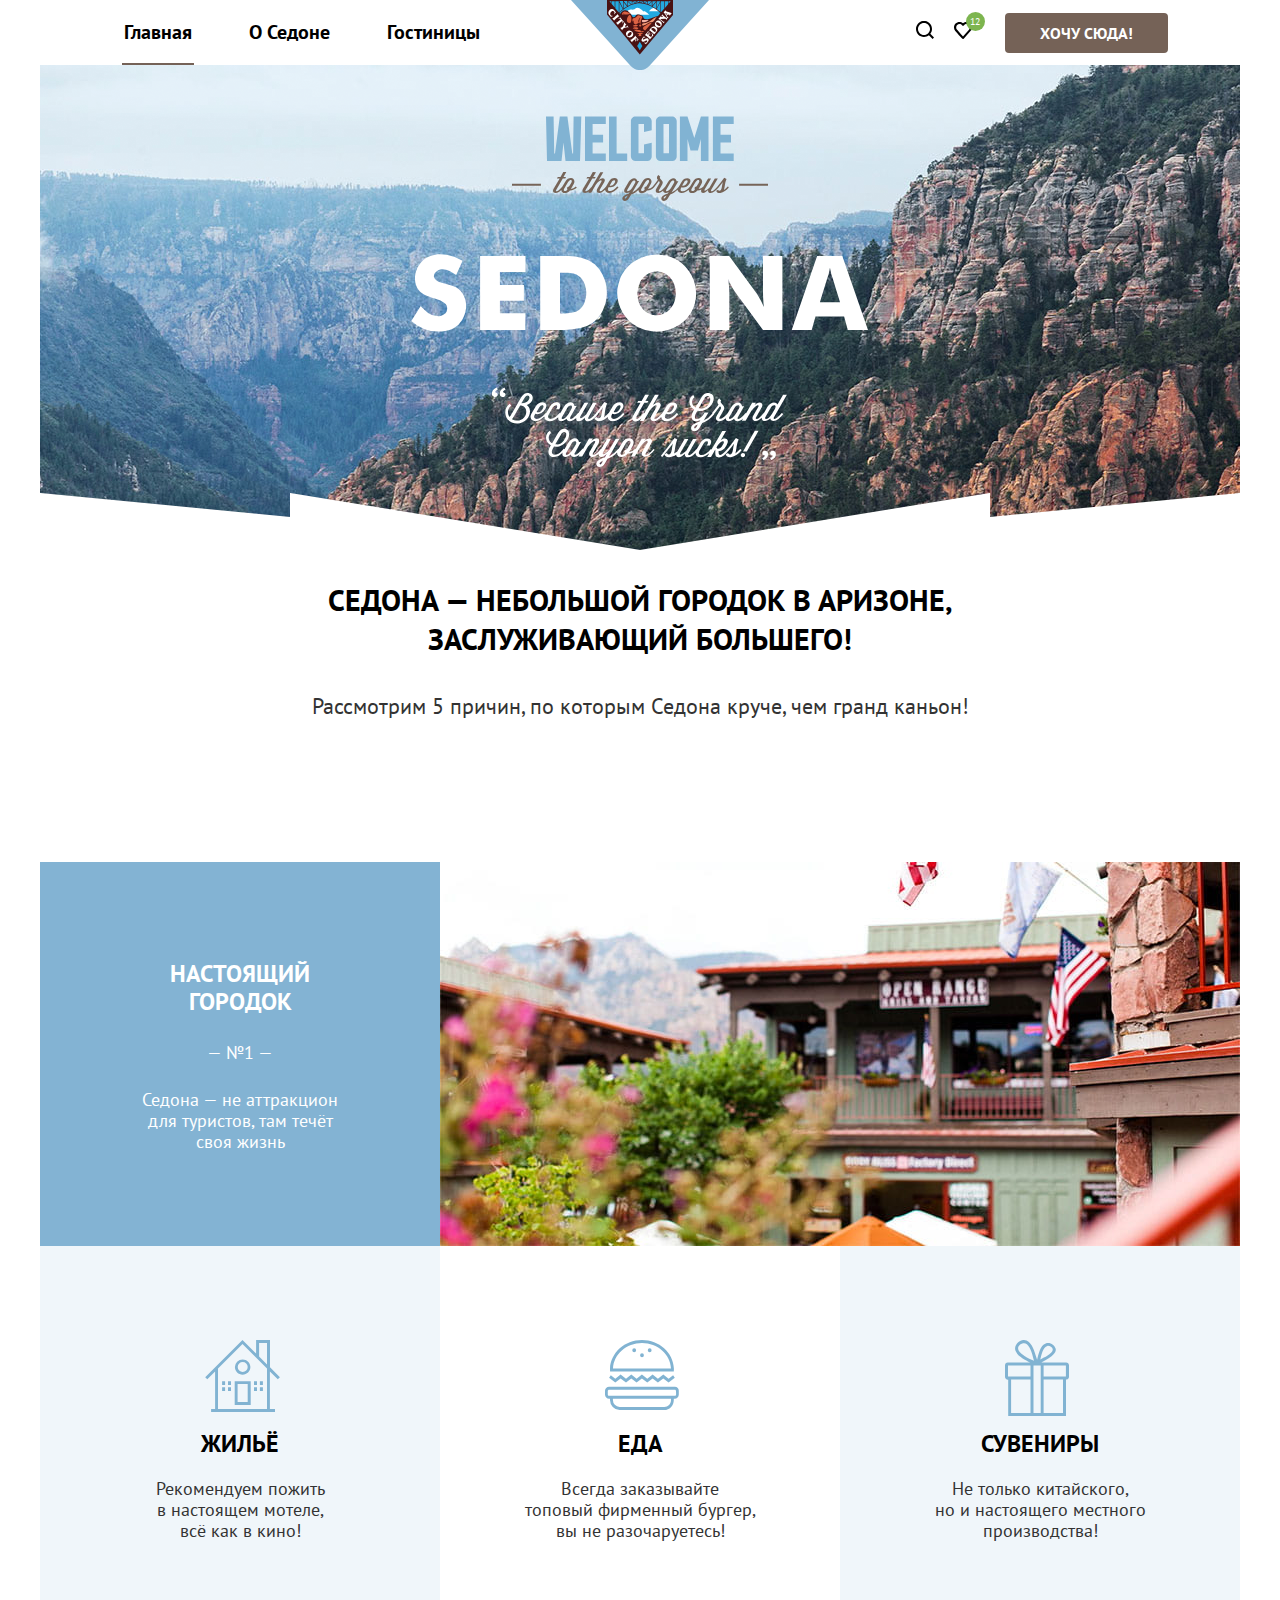
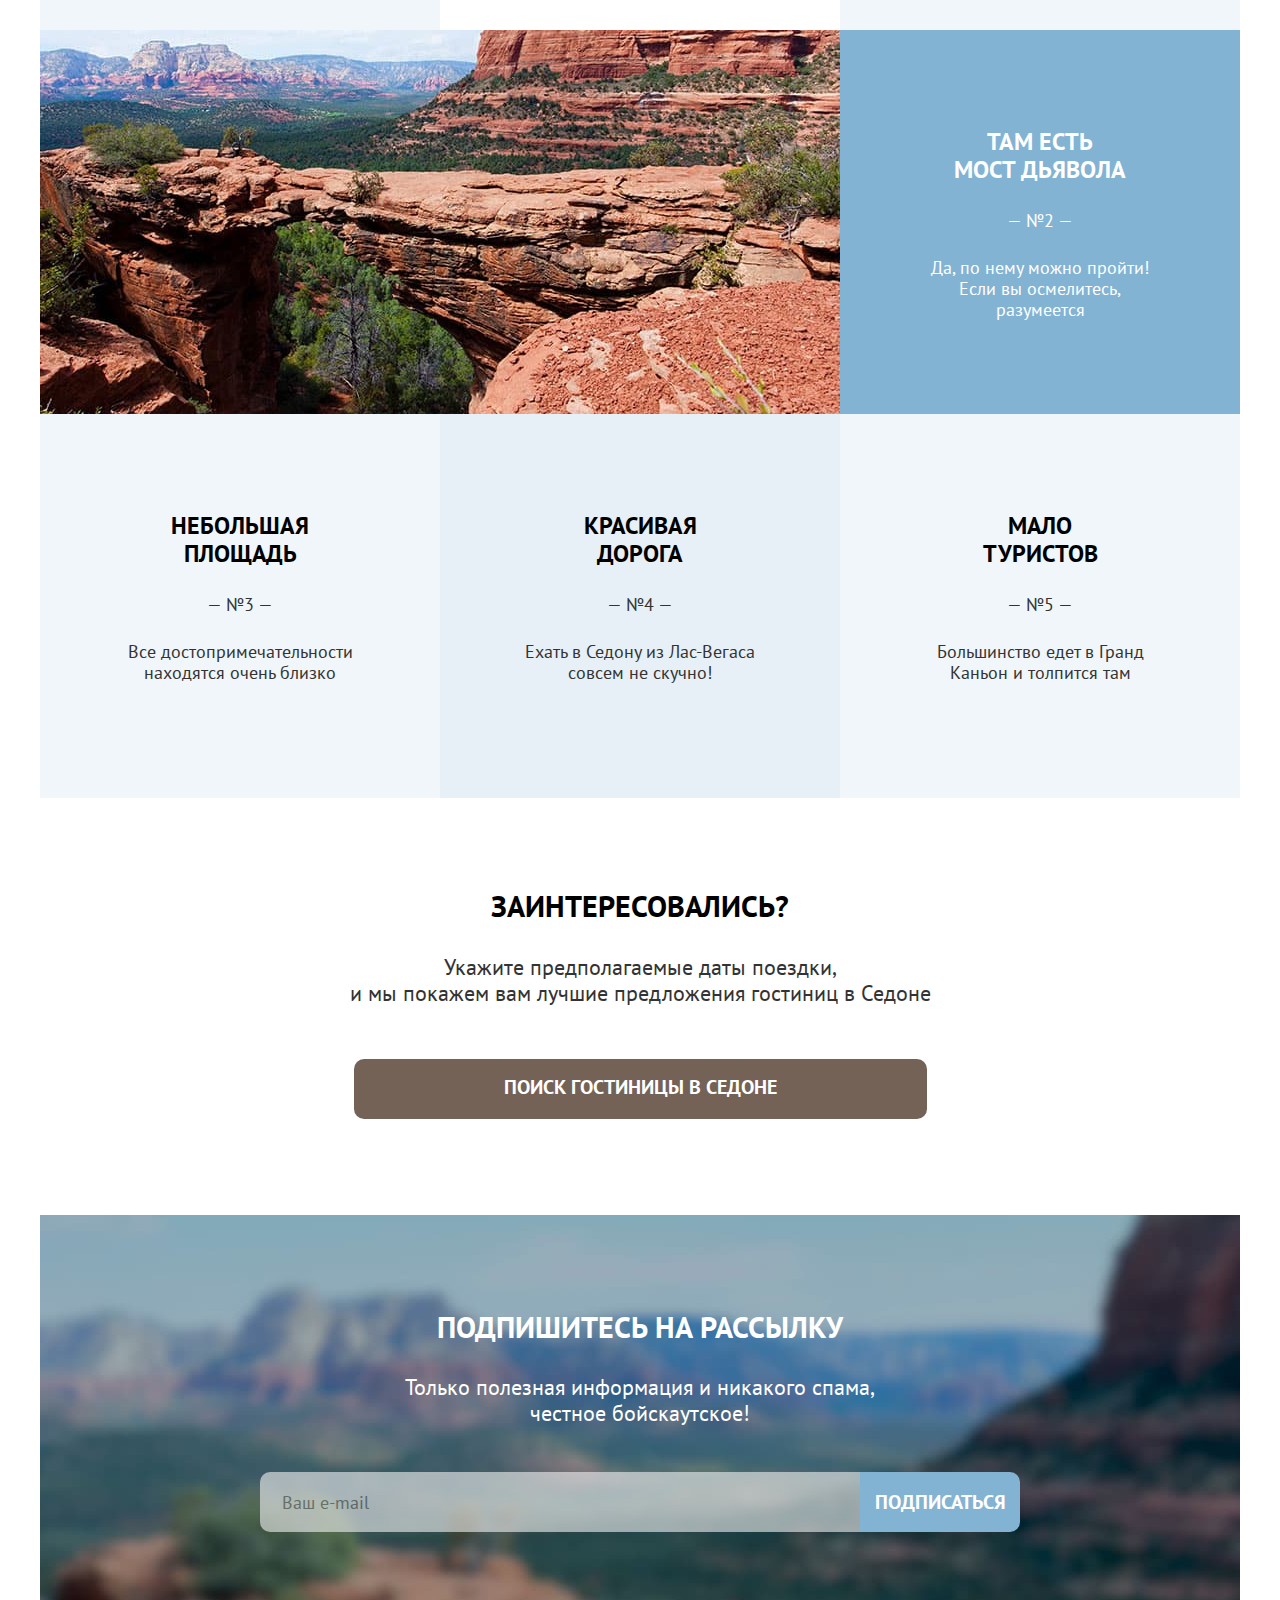
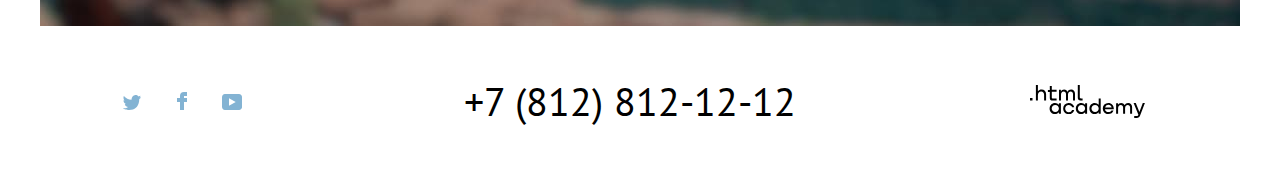
<file: index.html>
<!DOCTYPE html>
<html lang="ru">

<head>
  <meta charset="utf-8">
  <title>HTML Academy: Седона</title>
  <link rel="stylesheet" href="styles/styles.css">
  <link rel="icon" href="">
  <base href="">
</head>


<body>

  <div class="container">

    <!---шапка--->
    <header class="page_header">

      <!---шапка_навигация---->
      <nav class="main__nav">

        <ul class="nav__left">

          <li class="nav__left-item">
            <a class="nav__left-link navigation-link-active" href="#">Главная</a>
          </li>

          <li class="nav__left-item">
            <a class="nav__left-link" href="#">О Седоне</a>
          </li>

          <li class="nav__left-item">
            <a class="nav__left-link" href="catalog.html">Гостиницы</a>
          </li>

        </ul>

        <div class="nav__logo">
          <a class="nav__logo-link"><img src="images/sedona.svg" alt="logo" width="138" height="70"></a>
        </div>
        
        <ul class="nav__right">

          <li class="nav__right-item">
            <a class="nav__right-link" href="#">
              <svg class="icon-search" aria-hidden="true" focusable="false" width="18" height="18" viewBox="0 0 18 18"
                fill="none" xmlns="http://www.w3.org/2000/svg">
                <path
                  d="M18 16.5L14.3 12.8C15.3 11.5 16 9.8 16 7.9C16 3.5 12.4 -0.1 8 -0.1C3.6 -0.1 0 3.6 0 8C0 12.4 3.6 16 8 16C9.8 16 11.5 15.4 12.9 14.3L16.6 18L18 16.5ZM8 14C4.7 14 2 11.3 2 8C2 4.7 4.7 2 8 2C11.3 2 14 4.7 14 8C14 11.3 11.3 14 8 14Z"
                  fill="black" />
              </svg>
              <span class="visually-hidden">Поиск</span>
            </a>
          </li>

          <li class="nav__right-item icon">
            <a class="nav__right-link" href="#">
              <svg class="icon-favorites" aria-hidden="true" focusable="false" width="18" height="17"
                viewBox="0 0 18 17" fill="none" xmlns="http://www.w3.org/2000/svg">
                <path
                  d="M8.9 17C8.6 17 8.3 16.9 8.1 16.6C2.7 10.5 1.4 9.1 1.1 8.7C0.4 7.8 0 6.6 0 5.4C0 2.4 2.4 0 5.5 0C6.8 0 8 0.5 9 1.3C10 0.5 11.3 0 12.5 0C15.5 0 18 2.4 18 5.4C18 6.7 17.5 7.9 16.7 8.8L9.7 16.7C9.5 16.9 9.3 17 8.9 17ZM2.9 7.5C3.2 7.9 6.4 11.5 9 14.4L15.2 7.4C15.7 6.9 15.9 6.2 15.9 5.4C15.9 3.6 14.4 2.1 12.6 2.1C11.6 2.1 10.6 2.6 9.9 3.4C9.6 3.7 9.3 3.8 9 3.8C8.7 3.8 8.4 3.6 8.2 3.4C7.5 2.6 6.5 2.1 5.5 2.1C3.7 2.1 2.2 3.6 2.2 5.4C2.1 6.3 2.5 7 2.9 7.5C2.8 7.5 2.8 7.5 2.9 7.5Z"
                  fill="black" />
              </svg>
              <span class="visually-hidden">Избранное</span>
            </a>
          </li>

          <li class="nav__right-item">
            <a class="nav__right-link btn" href="#">Хочу сюда!</a>
          </li>

        </ul>

      </nav>
      <!---шапка_навигация---->

    </header>
    <!---шапка--->



      <!---------основа--------->
    <main class="main-index">

      <!------------основа_реклама------------>
      <section class="promo">

        <div class="promo__banner">
          <h1 class="visually-hidden">Седона, поиск гостиниц</h1>
          <img class="promo-logo" src="images/welcome.svg" alt="Добро пожаловать в седону, вид на большие горы"
            width="458" height="352">
        </div>

        <div class="promo__text">
          <p class="promo__title"><strong>Седона — небольшой городок в Аризоне, заслуживающий большего!</strong></p>
          <p class="promo__subtitle">
            Рассмотрим 5 причин, по которым Седона круче, чем гранд каньон!
          </p>
        </div>

      </section>
      <!------------основа_реклама------------>

      <!--------------основа_преимущества----------->
      <section class="advantage">

        <h2 class="visually-hidden">Преимущества</h2>

        <ul class="advantage__list">
          
          <li class="advantage__item advantage__item-promo  blu">

            <div class="card__text">
              <h3>Настоящий городок</h3>
              <p>— №1 —</p>
              <p>Седона — не аттракцион для туристов, там течёт своя жизнь</p>
            </div>
            
            <img class="card__image" src="images/photo-1.jpg" alt="Красивый вид на двух этажную гостиницу" width="800"
              height="384">

          </li>
          
          <li class="advantage__item light-blu">

            <div class="card__text">
              <h3 class="house">Жильё</h3>
              <p class="lodging">Рекомендуем пожить в настоящем мотеле, всё как в кино!</p>
            </div>

          </li>

          <li class="advantage__item blu-white">

            <div class="card__text">
              <h3 class="food">Еда</h3>
              <p>Всегда заказывайте <br>топовый фирменный бургер, вы не разочаруетесь!</p>
            </div>

          </li>

          <li class="advantage__item light-blu">

            <div class="card__text">
              <h3 class="souvenir">Сувениры</h3>
              <p>Не только китайского,<br> но и настоящего местного производства!</p>
            </div>

          </li>

        </ul>

        <ul class="advantage__list">

          <li class="advantage__item advantage__item-promo blu">

            <div class="card__text">
              <h3>Там есть<br> мост дьявола</h3>
              <p>— №2 —</p>
              <p>Да, по нему можно пройти! Если вы осмелитесь, разумеется</p>
            </div>

            <img class="card__image" src="images/photo-2.jpg" alt="Мост дьявола в горах" width="800" height="384">

          </li>

          <li class="advantage__item light-blu">

            <div class="card__text">
              <h3>Небольшая площадь</h3>
              <p>— №3 —</p>
              <p>Все достопримечательности находятся очень близко</p>
            </div>

          </li>

          <li class="advantage__item dark-blu">

            <div class="card__text">
              <h3>Красивая дорога</h3>
              <p>— №4 —</p>
              <p>Ехать в Седону из Лас-Вегаса совсем не скучно!</p>
            </div>

          </li>

          <li class="advantage__item light-blu">

            <div class="card__text">
              <h3>Мало туристов</h3>
              <p>— №5 —</p>
              <p>Большинство едет в Гранд Каньон и толпится там</p>
            </div>
          </li>

        </ul>

      </section>
      <!---------------основа_преимущества--------------->

      <!---------------основа_блок_поиска--------------->
      <section class="search__block">

        <h2 class="visually-hidden">Форма поиска</h2>

        <p><strong>Заинтересовались?</strong></p>

        <p class="search__block-subtitle">Укажите предполагаемые даты поездки,<br> и мы покажем вам лучшие предложения
          гостиниц в Седоне</p>

        <a class="btn" href="#">Поиск гостиницы в седоне</a>

      </section>
      <!---------------основа_блок_поиска--------------->
      
    </main>
    <!---------основа--------->


    
    <!---------подвал--------->
    <footer>

      <!-----------подвал_подписки------------>
      <section class="subscription__form">

        <h2 class="subscription__title">Подпишитесь на рассылку</h2>
        
        <p class="subscription__subtitle">Только полезная информация и никакого спама, честное бойскаутское!</p>

        <form class="mailing__form" action="https://echo.htmlacademy.ru/" method="post">

          <p class="e-mail">
            <label for="e-mail" class="visually-hidden">Укажите Ваш e-mail адресс</label>
            <input type="email" class="e-mail" name="e-mail" id="e-mail" placeholder="Ваш e-mail">
          </p>

          <button class="button" type="submit">Подписаться</button>

        </form>

      </section>
      <!-----------подвал_подписки------------>

      <!-------------подвал_соцсети------------->
      <section class="footer__social">

        <h2 class="visually-hidden">Контактная информация</h2>

        <ul class="footer__social-list">

          <li class="footer__social-item">

            <a class="footer__social-link" href="https://twitter.com/htmlacademy_ru">

              <svg width="18" height="15" fill="none" xmlns="http://www.w3.org/2000/svg">
                <path
                  d="M11.6.2c1.8-.5 3.2.3 3.8 1.2l2.1-.7c0 .9-.6 1.5-.9 1.8.7.1 1.4-.6 1.4-.6a3 3 0 0 1-1.7 2C16.1 10.7 13 15.1 5.7 15h-.5c-.4 0-4.4-.5-5.2-1.9 2.4.2 4.1-.4 5-1.2-1-.3-2.9-.4-3.2-2.9.4.1.6.2 1.3.1C1.8 8.3.4 7.5.5 5.3c.3.3 1.1.5 1.4.5C1.1 5.6-.2 2.5.9.9a11 11 0 0 0 7.6 3.8C8.7 2.3 9.7.8 11.6.2Z"
                  fill="#83B3D3" />
              </svg>

              <span class="visually-hidden">Твиттер</span>

            </a>

          </li>

          <li class="footer__social-item">

            <a class="footer__social-link" href="https://www.facebook.com/htmlacademy">

              <svg width="10" height="18" fill="none" xmlns="http://www.w3.org/2000/svg">
                <path d="M7 0a4 4 0 0 0-4 4v2H0v4h3v8h4v-8h3V6H7V4h3V0H7Z" fill="#83B3D3" />
              </svg>

              <span class="visually-hidden">Фейсбук</span>

            </a>

          </li>

          <li class="footer__social-item">

            <a class="footer__social-link" href="https://www.youtube.com/c/HTMLAcademyRUS">

              <svg width="20" height="16" fill="none" xmlns="http://www.w3.org/2000/svg">

                <g clip-path="url(#a)">
                  <path
                    d="M17 0H2.9C1.2 0 0 1.5 0 3.2v9.5C0 14.5 1.2 16 2.9 16h14.3c1.5 0 2.9-1.5 2.9-3.2V3.2C19.9 1.5 18.7 0 17 0ZM7 11.8V4.2L13.7 8 7 11.8Z"
                    fill="#83B3D3" />
                </g>

                <defs>

                  <clipPath id="a">
                    <path fill="#fff" d="M0 0h20v16H0z" />
                  </clipPath>

                </defs>

              </svg>

              <span class="visually-hidden">youtube</span>

            </a>

          </li>

        </ul>
        <a class="footer__tel" href="tel:+78128121212">+7 (812) 812-12-12</a>

        <a class="footer__logo" href="https://htmlacademy.ru/">

          <svg width="115" height="34" fill="none" xmlns="http://www.w3.org/2000/svg">
            <path
              d="M0 12.9v2.6h2.5v-2.6H0ZM11.6 4.5c-1.6 0-2.8.7-3.6 1.7h-.1V0h-2v15.5h2v-5.3c0-2.1 1.3-3.6 3.3-3.6 1.8 0 2.9 1.4 2.9 3.2v5.7h2V9.4c.1-3-1.8-4.9-4.5-4.9ZM26.6 4.8h-4.8V1.1h-2v3.8h-1.9v2h1.9v6c0 1.7 1 2.7 2.7 2.7h4.1v-2h-3.7c-.7 0-1.1-.4-1.1-1.1V6.8h4.8v-2ZM41.1 4.6c-1.6 0-2.9.8-3.5 2.1h-.1a3.7 3.7 0 0 0-3.4-2.1c-1.4 0-2.5.8-3.1 1.8h-.1V4.8H29v10.6h2V10c0-2 1-3.5 2.6-3.5 1.5 0 2.4 1 2.4 2.6v6.3h2V9.8c0-2.4 1.4-3.3 2.6-3.3 1.5 0 2.4 1 2.4 2.6v6.3h2V8.9c.1-2.5-1.4-4.3-3.9-4.3ZM47.8 12.7c0 1.7 1 2.7 2.8 2.7h2v-2h-1.7c-.7 0-1.1-.4-1.1-1.1V0h-2v12.7ZM28.9 19.7a4.9 4.9 0 0 0-3.9-1.8c-3.1 0-5.4 2.3-5.4 5.6s2.3 5.6 5.4 5.6c1.8 0 3-.8 3.8-1.9h.1v1.6h2V18.2h-2v1.5Zm-3.6 7.4a3.5 3.5 0 0 1-3.6-3.6c0-2 1.4-3.6 3.6-3.6s3.6 1.6 3.6 3.6c0 1.9-1.4 3.6-3.6 3.6ZM44.2 22c-.5-2.4-2.6-4.1-5.4-4.1a5.4 5.4 0 0 0-5.6 5.6c0 3.1 2.2 5.6 5.6 5.6 2.8 0 4.9-1.8 5.4-4.2h-2.1a3.4 3.4 0 0 1-3.3 2.3 3.5 3.5 0 0 1-3.6-3.6c0-2 1.4-3.6 3.6-3.6 1.6 0 2.8 1 3.3 2.2h2.1V22ZM55.1 19.7a4.9 4.9 0 0 0-3.9-1.8c-3.1 0-5.4 2.3-5.4 5.6s2.3 5.6 5.4 5.6c1.8 0 3-.8 3.8-1.9h.1v1.6h2V18.2h-2v1.5Zm-3.6 7.4a3.5 3.5 0 0 1-3.6-3.6c0-2 1.4-3.6 3.6-3.6s3.6 1.6 3.6 3.6c0 1.9-1.5 3.6-3.6 3.6ZM68.7 19.8a5 5 0 0 0-3.9-1.9c-3.1 0-5.4 2.3-5.4 5.6s2.2 5.6 5.4 5.6c1.7 0 3-.8 3.8-1.8h.1v1.5h2V13.4h-2v6.4Zm-3.6 7.3a3.5 3.5 0 0 1-3.6-3.6c0-2 1.4-3.6 3.6-3.6s3.6 1.6 3.6 3.6c-.1 2-1.5 3.6-3.6 3.6ZM78.3 17.9a5.4 5.4 0 0 0-5.5 5.6c0 3 2.1 5.6 5.5 5.6 2.5 0 4.5-1.3 5.2-3.6h-2.1c-.5 1-1.6 1.6-3 1.6-1.9 0-3.3-1.3-3.4-2.9h8.8c.2-3.6-2-6.3-5.5-6.3Zm0 1.9c1.7 0 3 1 3.3 2.6h-6.5a3.2 3.2 0 0 1 3.2-2.6ZM98.2 17.9a4 4 0 0 0-3.6 2h-.1c-.6-1.2-1.8-2-3.4-2-1.4 0-2.5.7-3.1 1.8v-1.5h-1.9v10.6h2v-5.4c0-2 1-3.4 2.6-3.5 1.5 0 2.4 1 2.4 2.6v6.3h2v-5.6c0-2.4 1.4-3.3 2.6-3.3 1.5 0 2.4 1 2.4 2.6v6.3h2v-6.5c.1-2.6-1.4-4.4-3.9-4.4ZM109.4 27l-3.6-8.9h-2.2l4.8 11.6c-.3.9-.7 1.2-1.7 1.2h-2.5v2h2.5c1.8 0 2.8-.8 3.5-2.6l4.7-12.2h-2.1l-3.4 8.9Z"
              fill="#000" />
          </svg>

        </a>
        
      </section>
      <!------------------подвал_соцсети----------------->

    </footer>
    <!---------подвал--------->

  </div>
  
</body>

  </body>
</html>
</file>
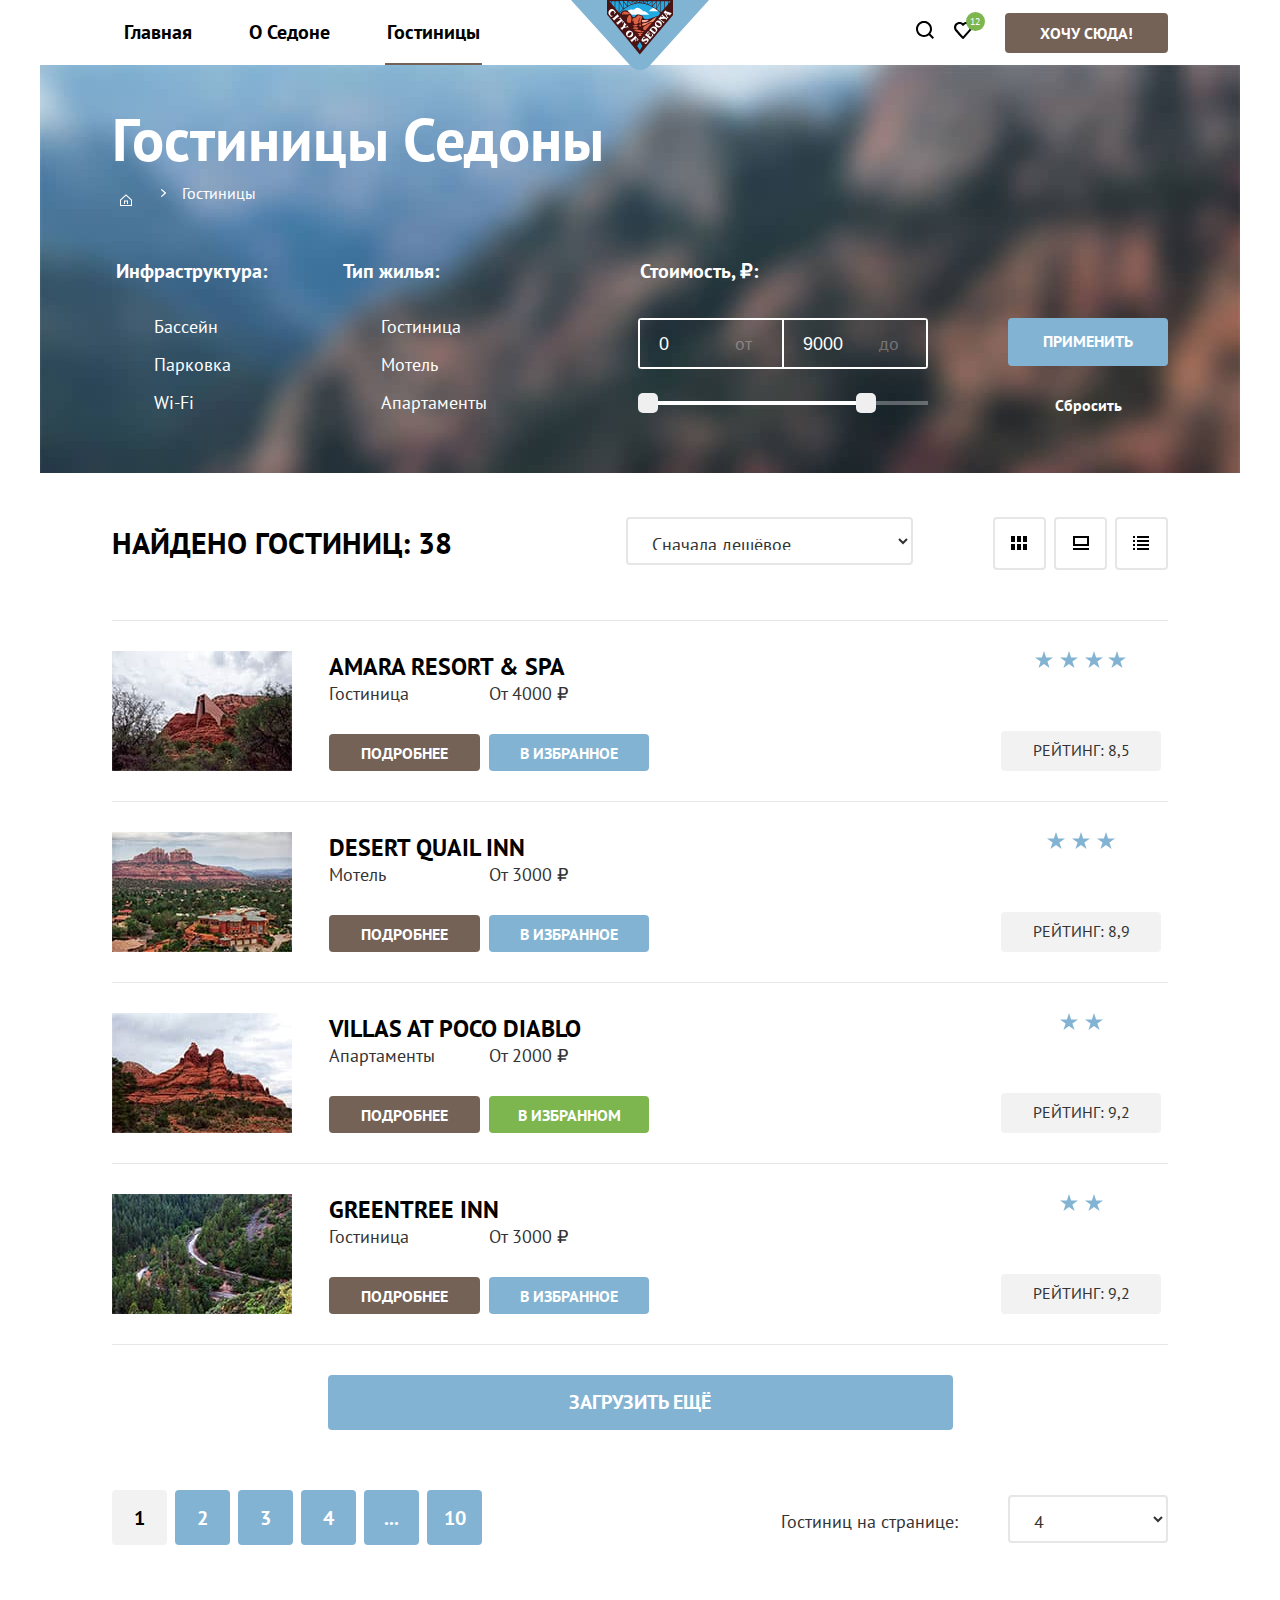
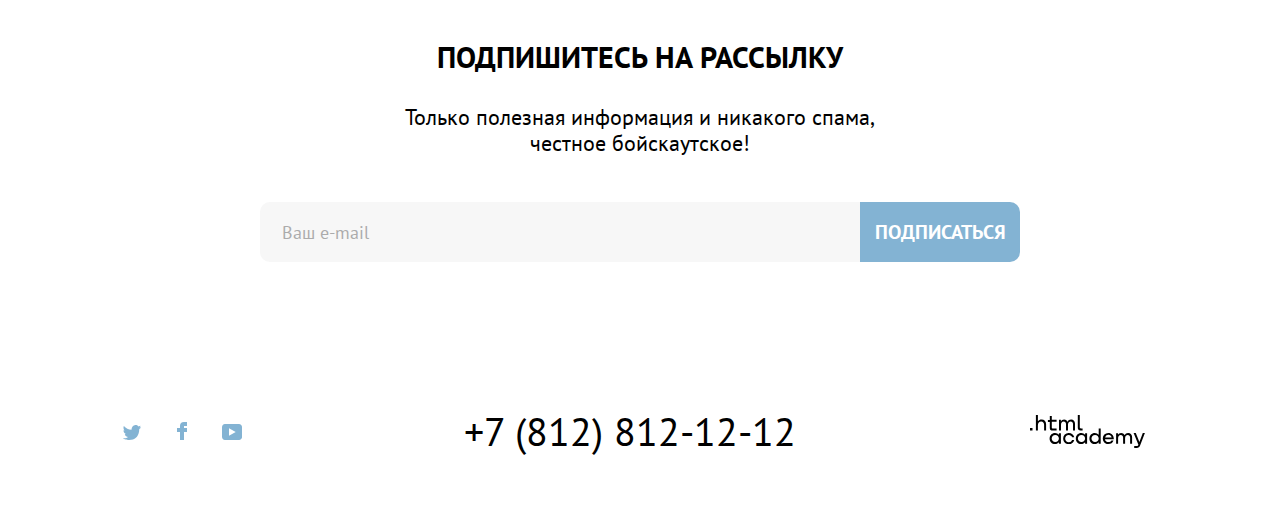
<file: catalog.html>
<!DOCTYPE html>
<html lang="en">

<head>
  <meta charset="utf-8">
  <title>HTML Academy: Седона</title>
  <link rel="stylesheet" href="styles/styles.css">
  <link rel="icon" href="">
  <base href="">
</head>

<body>

  <div class="container">

    <!---шапка--->
    <header clss="page_header">

      <!---шапка_навигация---->
      <nav class="main__nav">

        <ul class="nav__left">

          <li class="nav__left-item">
            <a class="nav__left-link" href="index.html">Главная</a>
          </li>

          <li class="nav__left-item">
            <a class="nav__left-link" href="#">О Седоне</a>
          </li>

          <li class="nav__left-item">
            <a class="nav__left-link  navigation-link-active" href="catalog.html">Гостиницы</a>
          </li>

        </ul>

        <div class="nav__logo">
          <a class="nav__logo-link" href="index.html"><img src="images/sedona.svg" alt="logo" width="138"
              height="70"></a>
        </div>

        <ul class="nav__right">

          <li class="nav__right-item">

            <a class="nav__right-link" href="#">

              <svg class="icon-search" aria-hidden="true" focusable="false" width="18" height="18" viewBox="0 0 18 18"
                fill="none" xmlns="http://www.w3.org/2000/svg">
                <path
                  d="M18 16.5L14.3 12.8C15.3 11.5 16 9.8 16 7.9C16 3.5 12.4 -0.1 8 -0.1C3.6 -0.1 0 3.6 0 8C0 12.4 3.6 16 8 16C9.8 16 11.5 15.4 12.9 14.3L16.6 18L18 16.5ZM8 14C4.7 14 2 11.3 2 8C2 4.7 4.7 2 8 2C11.3 2 14 4.7 14 8C14 11.3 11.3 14 8 14Z"
                  fill="black" />
              </svg>

              <span class="visually-hidden">Поиск</span>

            </a>

          </li>

          <li class="nav__right-item icon">

            <a class="nav__right-link" href="#">

              <svg class="icon-favorites" aria-hidden="true" focusable="false" width="18" height="17"
                viewBox="0 0 18 17" fill="none" xmlns="http://www.w3.org/2000/svg">
                <path
                  d="M8.9 17C8.6 17 8.3 16.9 8.1 16.6C2.7 10.5 1.4 9.1 1.1 8.7C0.4 7.8 0 6.6 0 5.4C0 2.4 2.4 0 5.5 0C6.8 0 8 0.5 9 1.3C10 0.5 11.3 0 12.5 0C15.5 0 18 2.4 18 5.4C18 6.7 17.5 7.9 16.7 8.8L9.7 16.7C9.5 16.9 9.3 17 8.9 17ZM2.9 7.5C3.2 7.9 6.4 11.5 9 14.4L15.2 7.4C15.7 6.9 15.9 6.2 15.9 5.4C15.9 3.6 14.4 2.1 12.6 2.1C11.6 2.1 10.6 2.6 9.9 3.4C9.6 3.7 9.3 3.8 9 3.8C8.7 3.8 8.4 3.6 8.2 3.4C7.5 2.6 6.5 2.1 5.5 2.1C3.7 2.1 2.2 3.6 2.2 5.4C2.1 6.3 2.5 7 2.9 7.5C2.8 7.5 2.8 7.5 2.9 7.5Z"
                  fill="black" />
              </svg>

              <span class="visually-hidden">Избранное</span>

            </a>

          </li>
          
          <li class="nav__right-item">
            <a class="nav__right-link btn" href="#">Хочу сюда!</a>
          </li>

        </ul>

      </nav>
      <!---шапка_навигация---->

    </header>
    <!---шапка--->



    <!---основа--->
    <main class="main__inner">

      <!---основа_шапка--->
      <header class="inner__header">

        <section class="inner__header-nav">

          <div class="inner-container">

            <h1 class="inner__header-title">Гостиницы Седоны</h1>

            <ul class="breadcrumbs">

              <li class="breadcrumbs-item">
                <a class="breadcrumbs-link home" href="index.html">
                  <span class="visually-hidden">Главная</span></a>
              </li>

              <li class="breadcrumbs-item">
                <a class="breadcrumbs-link hotels">Гостиницы</a>
              </li>

            </ul>

          </div>

        </section>

        <!---основа_шапка_фильтр--->
        <section class="inner__header-filters">

          <div class="inner-container">

            <h2 class="visually-hidden">Фильтр гостиниц</h2>

            <form class="catalog-filter" action="https://echo.htmlacademy.ru/" method="get">

              <!---основа_шапка_фильтр_инфраструктура--->
              <fieldset class="catalog__filter-list infrastructure">

                <legend class="catalog__filter-title">Инфраструктура:</legend>

                <ul class="catalog__filter-item">

                  <li>

                    <label class="control">
                      <input class="visually-hidden control-input" type="checkbox" name="pool" checked>
                      <span class="control-mark"></span>
                      <span class="control-label">Бассейн</span>
                    </label>

                  </li>

                  <li>

                    <label class="control">
                      <input class="visually-hidden control-input" type="checkbox" name="parking" checked>
                      <span class="control-mark"></span>
                      <span class="control-label">Парковка</span>
                    </label>

                  </li>

                  <li>

                    <label class="control">
                      <input class="visually-hidden control-input" type="checkbox" name="Wi-Fi">
                      <span class="control-mark"></span>
                      <span class="control-label">Wi-Fi</span>
                    </label>

                  </li>

                </ul>

              </fieldset>
              <!---основа_шапка_фильтр_инфраструктура--->

              <!---основа_шапка_фильтр_тип-жилья--->
              <fieldset class="catalog__filter-list">

                <legend class="catalog__filter-title">Тип жилья:</legend>

                <ul class="catalog__filter-item">

                  <li>

                    <label class="control">
                      <input class="visually-hidden control-input" type="radio" name="product-group" checked>
                      <span class="control-mark"></span>
                      <span class="control-label">Гостиница</span>
                    </label>

                  </li>

                  <li>

                    <label class="control">
                      <input class="visually-hidden control-input" type="radio" name="product-group">
                      <span class="control-mark"></span>
                      <span class="control-label">Мотель</span>
                    </label>

                  </li>

                  <li>

                    <label class="control">
                      <input class="visually-hidden control-input" type="radio" name="product-group">
                      <span class="control-mark"></span>
                      <span class="control-label">Апартаменты</span>
                    </label>

                  </li>

                </ul>

              </fieldset>
              <!---основа_шапка_фильтр_тип-жилья--->

              <!---основа_шапка_фильтр_цена-слайдер--->
              <fieldset class="catalog__filter-list search__price">

                <legend class="catalog__filter-price">Стоимость, ₽:</legend>

                <div class="catalog-filter-wrapper">

                  <label class="catalog-filter-label">
                    <input class="catalog-filter-input" type="number" name="min-price" placeholder="0">от
                  </label>

                  <label class="catalog-filter-label">
                    <input class="catalog-filter-input" type="number" name="max-price" placeholder="9000">до
                  </label>

                </div>

                <div class="range-controls">

                  <div class="scale">
                    <div class="bar"></div>
                  </div>

                  <button class="range-toggle toggle-min" type="button">
                    <span class="visually-hidden">Изменить минимальную цену.</span>
                  </button>

                  <button class="range-toggle toggle-max" type="button">
                    <span class="visually-hidden">Изменить максимальную цену.</span>
                  </button>

                </div>

              </fieldset>
              
              <div class="catalog-button">
                <button class="button button-catalog" type="submit">Применить</button>
                <button class="button button-catalog button-reset" type="reset">Сбросить</button>
              </div>
              <!---основа_шапка_фильтр_цена-слайдер--->

            </form>

          </div>

        </section>
        <!---основа_шапка_фильтр--->

      </header>
      <!---основа_шапка--->

      <!---основа_поиск--->
      <section class="search__resultat">

        <div class="inner-container">

          <!---основа_поиск_результат--->
          <div class="search-header">

            <h2 class="visually-hidden">Результаты поиска</h2>

            <p><strong>Найдено гостиниц: <span>38</span></strong></p>

            <form class="search__title-header">

              <label class="visually-hidden" for="sorting">Сортировка</label>

              <select class="select-control" id="sorting" name="sorting">
                <option value="popular">Сначала дешёвое</option>
                <option value="cheap">Сначала популярное</option>
                <option value="expensive">Сначала дорогое</option>
              </select>

              <button class="visually-hidden" type="submit">Отсортировать продукты</button>

            </form>

            <a href="#" class="btn button-light mode-tile">
              <span class="visually-hidden">Показать карточки</span>
            </a>

            <a href="#" class="btn button-light mode-slideshow">
              <span class="visually-hidden">Показать слайды</span>
            </a>

            <a href="#" class="btn button-light mode-list">
              <span class="visually-hidden">Показать список</span>
            </a>

          </div>
          <!---основа_поиск_результат--->
          
          <!---основа_поиск_гостиницы--->
          <div class="product-wrapper">

            <ul class="product__list">

              <li class="product__card">

                <a class="product__card-link--img" href="">
                  <img src="images/hotel-1.jpg" alt="футуристическая гостиница на склоне горы" width="180" height="120">
                </a>

                <div class="product__card-description">

                  <a class="product__card-link" href="">
                    <h3 class="product__card-title">Amara Resort & Spa</h3>
                  </a>

                  <p class="product__card-tipe">Гостиница</p>

                  <b class="product__card-price">От 4000 ₽</b>

                  <a class="btn btn-details" href="">подробнее</a>

                  <button class="button button-catalog button-favorites">В избранное</button>

                </div>

                <div class="rating-description">

                  <ul class="stars">

                    <li>
                      <p class="stars-1 disable"><span class="visually-hidden">1 звезда</span></p>
                    </li>

                    <li>
                      <p class="stars-2 disable"><span class="visually-hidden">2 звезды</span></p>
                    </li>

                    <li>
                      <p class="stars-3 disable"><span class="visually-hidden">3 звезды</span></p>
                    </li>

                    <li>
                      <p class="stars-4 activ"><span class="visually-hidden"> звезды</span></p>
                    </li>

                    <li>
                      <p class="stars-5 disable"><span class="visually-hidden">5 </span></p>
                    </li>

                  </ul>

                  <p class="rating">Рейтинг: <span>8,5</span></p>

                </div>

              </li>

              <li class="product__card">

                <a class="product__card-link--img" href="">
                  <img src="images/hotel-2.jpg" alt="однаэтажная гостиница с видом на две горы" width="180"
                    height="120">
                </a>

                <div class="product__card-description">

                  <a class="product__card-link" href="">
                    <h3 class="product__card-title">Desert Quail Inn</h3>
                  </a>

                  <p class="product__card-tipe">Мотель</p>

                  <b class="product__card-price">От 3000 ₽</b>

                  <a class="btn btn-details" href="">подробнее</a>

                  <button class="button button-catalog button-favorites">В избранное</button>

                </div>

                <div class="rating-description">

                  <ul class="stars">

                    <li>
                      <p class="stars-1 disable"><span class="visually-hidden">1 звезда</span></p>
                    </li>

                    <li>
                      <p class="stars-2 disable"><span class="visually-hidden">2 звезды</span></p>
                    </li>

                    <li>
                      <p class="stars-3 activ"><span class="visually-hidden">3 звезды</span></p>
                    </li>

                    <li>
                      <p class="stars-4 disable"><span class="visually-hidden">4 звезды</span></p>
                    </li>

                    <li>
                      <p class="stars-5 disable"><span class="visually-hidden">5 звезд</span></p>
                    </li>

                  </ul>

                  <p class="rating">Рейтинг: <span>8,9</span></p>

                </div>

              </li>

              <li class="product__card">

                <a class="product__card-link--img" href="">
                  <img src="images/hotel-3.jpg" alt="Гора дьявола" width="180" height="120">
                </a>

                <div class="product__card-description">

                  <a class="product__card-link" href="">
                    <h3 class="product__card-title">Villas at Poco Diablo</h3>
                  </a>

                  <p class="product__card-tipe">Апартаменты</p>

                  <b class="product__card-price">От 2000 ₽</b>

                  <a class="btn btn-details" href="">подробнее</a>

                  <button class="button button-catalog button-favorites-added">В избранном</button>

                </div>

                <div class="rating-description">

                  <ul class="stars">

                    <li>
                      <p class="stars-1 disable"><span class="visually-hidden">1 звезда</span></p>
                    </li>

                    <li>
                      <p class="stars-2 activ"><span class="visually-hidden">2 звезды</span></p>
                    </li>

                    <li>
                      <p class="stars-3 disable"><span class="visually-hidden">3 звезды</span></p>
                    </li>

                    <li>
                      <p class="stars-4 disable"><span class="visually-hidden">4 звезды</span></p>
                    </li>

                    <li>
                      <p class="stars-5 disable"><span class="visually-hidden">5 звезд</span></p>
                    </li>

                  </ul>

                  <p class="rating">Рейтинг: <span>9,2</span></p>

                </div>

              </li>

              <li class="product__card">

                <a class="product__card-link--img" href="">
                  <img src="images/hotel-4.jpg" alt="Дорога среди леса в горах" width="180" height="120">
                </a>

                <div class="product__card-description">

                  <a class="product__card-link" href="">
                    <h3 class="product__card-title">GreenTree Inn</h3>
                  </a>

                  <p class="product__card-tipe">Гостиница</p>

                  <b class="product__card-price">От 3000 ₽</b>

                  <a class="btn btn-details" href="">подробнее</a>

                  <button class="button button-catalog button-favorites">В избранное</button>

                </div>

                <div class="rating-description">

                  <ul class="stars">

                    <li>
                      <p class="stars-1 disable"><span class="visually-hidden">1 звезда</span></p>
                    </li>

                    <li>
                      <p class="stars-2 activ"><span class="visually-hidden">2 звезды</span></p>
                    </li>

                    <li>
                      <p class="stars-3 disable"><span class="visually-hidden">3 звезды</span></p>
                    </li>

                    <li>
                      <p class="stars-4 disable"><span class="visually-hidden">4 звезды</span></p>
                    </li>

                    <li>
                      <p class="stars-5 disable"><span class="visually-hidden">5 звезд</span></p>
                    </li>

                  </ul>

                  <p class="rating">Рейтинг: <span>9,2</span></p>

                </div>

              </li>

            </ul>

          </div>
          <!---основа_поиск_гостиницы--->

          <!---основа_поиск_навигация-ссылки--->
          <div class="show-more">
            <button class="button pagination-show-more" type="button">Загрузить ещё</button>
          </div>

          <div class="pagination-wrapper">

            <ol class="pagination">

              <li class="pagination-item">
                <a class="pagination-link pagination-link-active" href="#">1</a>
              </li>

              <li class="pagination-item">
                <a class="pagination-link" href="#">2</a>
              </li>

              <li class="pagination-item">
                <a class="pagination-link" href="#">3</a>
              </li>

              <li class="pagination-item">
                <a class="pagination-link" href="#">4</a>
              </li>

              <li class="pagination-item">
                <a class="pagination-link" href="#">...</a>
              </li>

              <li class="pagination-item">
                <a class="pagination-link" href="#">10</a>
              </li>

            </ol>

            <form class="search__title-footer">

              <label class="page-quantity" for="quantity">Гостиниц на странице:</label>

              <select class="select-control" id="quantity" name="quantity">
                <option value="popular">4</option>
                <option value="cheap">8</option>
                <option value="expensive">Все</option>
              </select>

              <button class="visually-hidden" type="submit">Отсортировать продукты</button>
              
            </form>

          </div>
          <!---основа_поиск_навигация-ссылки--->

        </div>

      </section>
      <!---основа_поиск--->

    </main>
    <!---основа--->



    <!-----------подвал------------->
    <footer>

      <!---подвал_подписки--->
      <section class="subscription__form-inner">

        <h2 class="subscription__title">Подпишитесь на рассылку</h2>

        <p class="subscription__subtitle">Только полезная информация и никакого спама, честное бойскаутское!</p>

        <form class="mailing__form" action="https://echo.htmlacademy.ru/" method="post">

          <p class="e-mail">
            <label for="e-mail" class="visually-hidden">Укажите Ваш e-mail адресс</label>
            <input type="email" class="e-mail" name="e-mail" id="e-mail" placeholder="Ваш e-mail">
          </p>

          <button class="button" type="submit">Подписаться</button>

        </form>

      </section>
      <!---подвал_подписки--->

      <!---подвал_соц-сети-контакты--->
      <section class="footer__social">

        <h2 class="visually-hidden">Контактная информация</h2>

        <ul class="footer__social-list">

          <li class="footer__social-item">

            <a class="footer__social-link" href="https://twitter.com/htmlacademy_ru">
              
              <svg width="18" height="15" fill="none" xmlns="http://www.w3.org/2000/svg">
                <path
                  d="M11.6.2c1.8-.5 3.2.3 3.8 1.2l2.1-.7c0 .9-.6 1.5-.9 1.8.7.1 1.4-.6 1.4-.6a3 3 0 0 1-1.7 2C16.1 10.7 13 15.1 5.7 15h-.5c-.4 0-4.4-.5-5.2-1.9 2.4.2 4.1-.4 5-1.2-1-.3-2.9-.4-3.2-2.9.4.1.6.2 1.3.1C1.8 8.3.4 7.5.5 5.3c.3.3 1.1.5 1.4.5C1.1 5.6-.2 2.5.9.9a11 11 0 0 0 7.6 3.8C8.7 2.3 9.7.8 11.6.2Z"
                  fill="#83B3D3" />
              </svg>

              <span class="visually-hidden">Твиттер</span>

            </a>

          </li>

          <li class="footer__social-item">

            <a class="footer__social-link" href="https://www.facebook.com/htmlacademy">

              <svg width="10" height="18" fill="none" xmlns="http://www.w3.org/2000/svg">
                <path d="M7 0a4 4 0 0 0-4 4v2H0v4h3v8h4v-8h3V6H7V4h3V0H7Z" fill="#83B3D3" />
              </svg>

              <span class="visually-hidden">Фейсбук</span>

            </a>

          </li>

          <li class="footer__social-item">

            <a class="footer__social-link" href="https://www.youtube.com/c/HTMLAcademyRUS">

              <svg width="20" height="16" fill="none" xmlns="http://www.w3.org/2000/svg">

                <g clip-path="url(#a)">
                  <path
                    d="M17 0H2.9C1.2 0 0 1.5 0 3.2v9.5C0 14.5 1.2 16 2.9 16h14.3c1.5 0 2.9-1.5 2.9-3.2V3.2C19.9 1.5 18.7 0 17 0ZM7 11.8V4.2L13.7 8 7 11.8Z"
                    fill="#83B3D3" />
                </g>

                <defs>
                  <clipPath id="a">
                    <path fill="#fff" d="M0 0h20v16H0z" />
                  </clipPath>
                </defs>

              </svg>

              <span class="visually-hidden">youtube</span>

            </a>

          </li>

        </ul>

        <a class="footer__tel" href="tel:+78128121212">+7 (812) 812-12-12</a>

        <a class="footer__logo" href="https://htmlacademy.ru/">

          <svg width="115" height="34" fill="none" xmlns="http://www.w3.org/2000/svg">
            <path
              d="M0 12.9v2.6h2.5v-2.6H0ZM11.6 4.5c-1.6 0-2.8.7-3.6 1.7h-.1V0h-2v15.5h2v-5.3c0-2.1 1.3-3.6 3.3-3.6 1.8 0 2.9 1.4 2.9 3.2v5.7h2V9.4c.1-3-1.8-4.9-4.5-4.9ZM26.6 4.8h-4.8V1.1h-2v3.8h-1.9v2h1.9v6c0 1.7 1 2.7 2.7 2.7h4.1v-2h-3.7c-.7 0-1.1-.4-1.1-1.1V6.8h4.8v-2ZM41.1 4.6c-1.6 0-2.9.8-3.5 2.1h-.1a3.7 3.7 0 0 0-3.4-2.1c-1.4 0-2.5.8-3.1 1.8h-.1V4.8H29v10.6h2V10c0-2 1-3.5 2.6-3.5 1.5 0 2.4 1 2.4 2.6v6.3h2V9.8c0-2.4 1.4-3.3 2.6-3.3 1.5 0 2.4 1 2.4 2.6v6.3h2V8.9c.1-2.5-1.4-4.3-3.9-4.3ZM47.8 12.7c0 1.7 1 2.7 2.8 2.7h2v-2h-1.7c-.7 0-1.1-.4-1.1-1.1V0h-2v12.7ZM28.9 19.7a4.9 4.9 0 0 0-3.9-1.8c-3.1 0-5.4 2.3-5.4 5.6s2.3 5.6 5.4 5.6c1.8 0 3-.8 3.8-1.9h.1v1.6h2V18.2h-2v1.5Zm-3.6 7.4a3.5 3.5 0 0 1-3.6-3.6c0-2 1.4-3.6 3.6-3.6s3.6 1.6 3.6 3.6c0 1.9-1.4 3.6-3.6 3.6ZM44.2 22c-.5-2.4-2.6-4.1-5.4-4.1a5.4 5.4 0 0 0-5.6 5.6c0 3.1 2.2 5.6 5.6 5.6 2.8 0 4.9-1.8 5.4-4.2h-2.1a3.4 3.4 0 0 1-3.3 2.3 3.5 3.5 0 0 1-3.6-3.6c0-2 1.4-3.6 3.6-3.6 1.6 0 2.8 1 3.3 2.2h2.1V22ZM55.1 19.7a4.9 4.9 0 0 0-3.9-1.8c-3.1 0-5.4 2.3-5.4 5.6s2.3 5.6 5.4 5.6c1.8 0 3-.8 3.8-1.9h.1v1.6h2V18.2h-2v1.5Zm-3.6 7.4a3.5 3.5 0 0 1-3.6-3.6c0-2 1.4-3.6 3.6-3.6s3.6 1.6 3.6 3.6c0 1.9-1.5 3.6-3.6 3.6ZM68.7 19.8a5 5 0 0 0-3.9-1.9c-3.1 0-5.4 2.3-5.4 5.6s2.2 5.6 5.4 5.6c1.7 0 3-.8 3.8-1.8h.1v1.5h2V13.4h-2v6.4Zm-3.6 7.3a3.5 3.5 0 0 1-3.6-3.6c0-2 1.4-3.6 3.6-3.6s3.6 1.6 3.6 3.6c-.1 2-1.5 3.6-3.6 3.6ZM78.3 17.9a5.4 5.4 0 0 0-5.5 5.6c0 3 2.1 5.6 5.5 5.6 2.5 0 4.5-1.3 5.2-3.6h-2.1c-.5 1-1.6 1.6-3 1.6-1.9 0-3.3-1.3-3.4-2.9h8.8c.2-3.6-2-6.3-5.5-6.3Zm0 1.9c1.7 0 3 1 3.3 2.6h-6.5a3.2 3.2 0 0 1 3.2-2.6ZM98.2 17.9a4 4 0 0 0-3.6 2h-.1c-.6-1.2-1.8-2-3.4-2-1.4 0-2.5.7-3.1 1.8v-1.5h-1.9v10.6h2v-5.4c0-2 1-3.4 2.6-3.5 1.5 0 2.4 1 2.4 2.6v6.3h2v-5.6c0-2.4 1.4-3.3 2.6-3.3 1.5 0 2.4 1 2.4 2.6v6.3h2v-6.5c.1-2.6-1.4-4.4-3.9-4.4ZM109.4 27l-3.6-8.9h-2.2l4.8 11.6c-.3.9-.7 1.2-1.7 1.2h-2.5v2h2.5c1.8 0 2.8-.8 3.5-2.6l4.7-12.2h-2.1l-3.4 8.9Z"
              fill="#000" />
          </svg>

        </a>

      </section>
      <!---подвал_соц-сети-контакты--->

    </footer>
    <!---подвал--->

  </div>

</body>

</html>
</file>
<file: styles/styles.css>
@font-face {
  font-family: "PT Sans";
  font-style: normal;
  font-weight: 400;
  src: url("../fonts/ptsans-400.woff2") format("woff2");
  font-display: swap;
}

@font-face {
  font-family: "PT Sans";
  font-style: normal;
  font-weight: 700;
  src: url("../fonts/ptsans-700.woff2") format("woff2");
  font-display: swap;
}

html {
  height: 100%;
}

body {
  display: flex;
  flex-direction: column;
  min-height: 100%;
  margin: 0;
  font-family: "PT Sans", "Arial", sans-serif;
  font-size: 20px;
  line-height: 25px;
  color: black;
  background-color: white;
}

.visually-hidden {
  position: absolute;
  width: 1px;
  height: 1px;
  margin: -1px;
  padding: 0;
  border: 0;
  clip: rect(0 0 0 0);
  overflow: hidden;
}

/*-----index-----*/

/*-----навигация-----*/

.page_header {
  background-color: white;
}

.main__nav {
  display: flex;
  height: 65px;
  margin: 0 72px;
}

.nav__logo {
  display: block;
}

.nav__logo-link img {
  width: 138px;
  height: 70px;
}

ul li,
ol li {
  margin: 0;
  padding: 0;
  list-style-type: none;
}

.nav__left,
.nav__right {
  display: flex;
  flex-wrap: wrap;

}

.nav__left {
  justify-content: flex-start;
}

.nav__right {
  justify-content: flex-end;
  text-transform: uppercase;
}

.nav__left-item {
  position: relative;
}

.nav__left-item:not(:first-child) {
  margin-left: 33px;
}

.nav__right-item:last-child {
  margin-left: 23px;
}

.nav__left-link {
  display: block;
  padding: 6px 12px;
  font-family: inherit;
  font-weight: 700;
  text-decoration: none;
  color: inherit;
}

.nav__right-link {
  padding: 8px 10px 4px;
  font-family: inherit;
  font-weight: 700;
  text-decoration: none;
  color: inherit;
}

.icon {
  display: inline-block;
  position: relative;
}

.icon::before {
  content: "";
  position: absolute;
  width: 19px;
  height: 19px;
  background-color: #7DB54F;
  border-radius: 50%;
  top: -8px;
  left: 22px;
  z-index: 1;
}

.icon::after {
  content: "12";
  position: absolute;
  width: 19px;
  height: 19px;
  color: white;
  top: -5px;
  left: 26px;
  font-weight: 400;
  font-size: 10px;
  line-height: 13px;
  z-index: 2;
}

.nav__left,
.nav__right {
  width: 460px;
  margin: 0;
  padding: 0;
  align-items: center;
}

.navigation-link-active::before {
  content: "";
  position: absolute;
  left: 10px;
  right: 10px;
  bottom: -14px;
  height: 2px;
  background-color: #756257;
}

.btn {
  width: 160px;
  padding: 10px 35px;
  font-family: inherit;
  font-weight: 700;
  font-size: 16px;
  color: white;
  background-color: #756257;
  line-height: 20px;
  text-align: center;
  text-transform: uppercase;
  text-decoration: none;
  border-radius: 4px;
}
/*-----навигация_состояние-кнопок-----*/
.btn:hover {
  background-color: #615048;
}

.btn:active {
  background-color: #615048;
  color: rgba(255, 255, 255, 0.3);
}

.btn:focus {
  outline: 3px solid #83B3D3;
}

.nav__left-item:hover {
  color: #756257;
}

.nav__left-link:active {
  color: #756257;
  opacity: 0.3;
}

.nav__left-link:focus {
  color: #756257;
  outline: 3px solid #83B3D3;
  border-radius: 10px;
}


.nav__right-link:hover path {
  fill: #756257;
}

.nav__right-link:active path {
  fill: #756257;
  opacity: 0.3;
}

.nav__right-link:focus path {
  fill: #756257;
}

.nav__right-link:focus {
  outline: 3px solid #83B3D3;
  border-radius: 10px;
}

/*-----навигация_состояние-кнопок-----*/
/*----навигация----*/

.main-index {
  margin: 0;
  flex-grow: 1;
}

/*-----реклама-----*/

.promo {
  text-align:center;
}

.promo__text {
  width: 720px;
  min-height: 282px;
  margin: 0 auto;
}

.promo-logo {
  display: block;
  width: 458px;
  height: 352px;
  padding-top: 51px;
  margin: 0 auto;
}

.promo__banner {
  width: 1200px;
  height: 485px;
  background-color: grey;
  background: url("../images/index-background.png") no-repeat;
  background-size: 100% auto;
}

.promo__title {
  font-weight: 700;
  font-size: 30px;
  line-height: 36px;
  text-transform: uppercase;
}

.promo__subtitle {
  font-weight: 400;
  font-size: 22px;
  line-height: 36px;
  color: #333333;
}

/*-----реклама-----*/
/*-----приемущества-----*/

.blu {
  background-color: #83B3D3;
}

.light-blu {
  background-color: rgba(131, 179, 211, 0.12);
}

.blu-white {
  background-color: rgba(255, 255, 255, 1);
  ;
}

.dark-blu {
  background-color: rgba(131, 179, 211, 0.2);
}

.advantage__item-promo {
  color: white;
}

.advantage__item-promo div p {
  color: white;
}

.advantage__list {
  margin: 0;
  padding: 0;
}

h3 {
  font-family: "PT Sans", sans-serif;
  font-weight: 700;
  font-size: 24px;
  line-height: 28px;
  text-transform: uppercase;
}

.advantage__item-promo .card__text {
  width: 220px;
  padding: 98px 90px 77px;
  text-align: center;
}

.advantage__list:first-of-type .advantage__item:not(:first-child) .card__text {
  width: 250px;
  padding: 184px 75px 89px;
  text-align: center;
}

.advantage__list:first-of-type .advantage__item:not(:first-child) .card__text p {
  margin-top: 20px;
}

.advantage__list:last-of-type .advantage__item:not(:first-child) .card__text {
  width: 250px;
  padding: 98px 75px 115px;
  text-align: center;
}

.card__text h3 {
  position: relative;
  width: 180px;
  margin: 0 auto;
}

.house::before {
  content: "";
  display: block;
  width: 75px;
  height: 72px;
  position: absolute;
  background: url("../images/hous.svg") no-repeat;
  top: -90px;
  left: 55px;
}

.food::before {
  content: "";
  display: block;
  width: 75px;
  height: 72px;
  position: absolute;
  background: url("../images/buter.svg") no-repeat;
  top: -90px;
  left: 55px;
}

.souvenir::before {
  content: "";
  display: block;
  width: 65px;
  height: 76px;
  position: absolute;
  background: url("../images/present.svg") no-repeat;
  top: -90px;
  left: 55px;
}

.lodging {
  padding-left: 40px;
  padding-right: 40px;
}

.card__text p {
  margin: 0;
  margin-top: 26px;
  font-weight: 400;
  font-size: 18px;
  line-height: 21px;
  color: #333333;
}
.card__image {
  display: block;
  width: 800px;
  height: 384px;
}

.advantage__list {
  display: flex;
  flex-wrap: wrap;
}

.advantage__list:last-child .advantage__item-promo {
  flex-direction: row-reverse;
}

.advantage__item-promo {
  display: flex;
  flex-wrap: wrap;
}

/*-----блок-поиска-----*/

.search__block {
  width: 720px;
  margin: 0 auto;
  padding-top: 90px;
  padding-bottom: 110px;
  text-align: center;
}

.search__block p {
  margin: 0;
  font-weight: 400;
  font-size: 22px;
  line-height: 26px;
}

.search__block-subtitle {
  padding-top: 30px;
  padding-bottom: 63px;
  color: #333333;
}

.search__block strong {
  margin: 0;
  padding: 0;
  font-weight: 700;
  font-size: 30px;
  line-height: 36px;
}

.search__block .btn {
  padding: 15px 150px 19px 150px;
  border-radius: 10px;
  font-weight: 700;
  font-size: 20px;
  line-height: 36px;
}

/*-----блок-поиска-----*/
/*-----подписки-----*/

.subscription__form-inner {
  min-height: 411px;
  text-align: center;
}

.subscription__form {
  background-color: grey;
  background-image: url("../images/background.jpg");
  background-repeat: no-repeat;
  background-size: 100% auto;
  color: white;
  text-align: center;
}

.subscription__title {
  width: 720px;
  margin: 0 auto;
  padding-top: 94px;
  padding-bottom: 29px;
  font-size: 30px;
  line-height: 36px;
  text-transform: uppercase;
}

.subscription__subtitle {
  width: 540px;
  margin: 0 auto;
  padding-bottom: 46px;
  font-weight: 400;
  font-size: 22px;
  line-height: 26px;
}

.mailing__form {
  display: flex;
  width: 800px;
  height: 60px;
  margin: 0 auto;
  padding-bottom: 94px;
  justify-content: center;
}

.mailing__form p {
  margin: 0;
  padding: 0;
}

.mailing__form input {
  width: 600px;
  height: 60px;
  box-sizing: border-box;
  border-radius: 10px 0 0 10px;
  border: none;
  margin: 0;
  padding-left: 22px;
  padding-right: 19px;
  background-color: #f2f2f2;
  font-family: inherit;
  font-weight: 400;
  font-size: 18px;
  line-height: 26px;
  opacity: 0.6;
}

.mailing__form button {
  max-width: 200px;
  height: 60px;
  padding: 0;
  border-radius: 0 10px 10px 0;
}

.button {
  width: 160px;
  padding-top: 9px;
  padding-bottom: 10px;
  border: none;
  border-radius: 4px;
  font-family: inherit;
  font-weight: 700;
  font-size: 20px;
  line-height: 26px;
  text-transform: uppercase;
  text-align: center;
  color: white;
  background-color: #83B3D3;
  cursor: pointer;
}

/*-----подписки_состояния-----*/

.mailing__form input:hover {
  background-color: #e5e5e5;
}

.mailing__form input:active {
  outline: 2px solid black;
  opacity: 1;
}

.mailing__form input:focus {
  background-color: #e5e5e5;
  outline: 3px solid #83B3D3;
}

.mailing__form input:invalid {
  outline: 2px solid #FF5757;
}

.mailing__form button:hover {
  background-color: #68A2CA;
}

.mailing__form button:active {
  background-color: #68A2CA;
  color: rgba(255, 255, 255, 0.3);
}

.mailing__form button:focus {
  background-color: #68A2CA;
  outline: 3px solid #756257;
}

/*-----подписки_состояния-----*/
/*-----подписки-----*/
/*-----подвал_соц-сети-----*/

.footer__social {
  display: flex;
  justify-content: space-between;
  margin: 40px 72px 40px;
}
.footer__social-list {
  display: flex;
  margin: 0;
  padding: 0;
  padding-top: 15px;
  text-decoration: none;
}

.footer__social-item {
  width: 40px;
  height: 40px;
  margin-right: 10px;
  text-align: center;
}

.footer__social-item:last-child {
  margin-right: 0;
}

.footer__social-link {
  display: block;
  height: 20px;
  padding: 10px;
}
/*-----подвал_состояние-кнопок-----*/
.footer__social-link:hover path {
  fill: #68A2CA;
}

.footer__social-link:focus path {
  fill: #68A2CA;
}

.footer__social-link:focus {
  outline: 3px solid #83B3D3;
  border-radius: 10px;
}

.footer__tel {
  padding: 15px;
  font-size: 40px;
  line-height: 40px;
  text-decoration: none;
  color: black;
}

.footer__tel:hover {
  color: #756257;
}

.footer__tel:active {
  color: #756257;
  opacity: 0.3;
}

.footer__tel:focus {
  color: #756257;
  outline: 3px solid #83B3D3;
  border-radius: 10px;
}

.footer__logo {
  padding: 19px 23px;
}

.footer__logo:hover path {
  fill: #756257;
}

.footer__logo:active path {
  fill: #756257;
  opacity: 0.3;
}

.footer__logo:focus path {
  fill: #756257;
}

.footer__logo:focus {
  outline: 3px solid #83B3D3;
  border-radius: 10px;
}
/*-----подвал_состояние-кнопок-----*/
/*-----подвал_соц-сети-----*/
/*---------------index--------------------*/

/*-----catalog-----*/
.container {
  width: 1200px;
  margin: 0 auto;
}

.inner-container {
  margin: 0 72px;
}

.main__inner {
  margin: 0;
  flex-grow: 1;
}
/*-------шапка------*/
.inner__header {
  min-height: 408px;
  background-color: grey;
  background-image: url("../images/catalog-background.jpg");
  background-repeat: no-repeat;
  background-size: 100% auto;
  color: white;
}

.inner__header-title {
  margin: 0;
  padding-top: 35px;
  padding-bottom: 5px;
  font-weight: 700;
  font-size: 60px;
  line-height: 78px;
}

.breadcrumbs {
  display: flex;
  margin: 0;
  margin-bottom: 45px;
  padding: 0;
}
.breadcrumbs-item:not(:last-child) {
  margin-right: 26px;
}

.breadcrumbs-item {
  font-family: inherit;
  font-weight: 400;
  font-size: 16px;
  line-height: 21px;
}

.breadcrumbs-item:first-child {
  padding-top: 3px;
}

.home {
  display: block;
  width: 12px;
  height: 12px;
  padding: 6px 8px 9px;
  background: url("../images/klein-house.svg") no-repeat center;
}

.hotels::before {
  content: "";
  position: relative;
  width: 6px;
  height: 8px;
  padding: 8px;
  background: url("../images/arrow.svg") no-repeat center;
  left: -11px;
}

/*-----состояния крошек-----*/
.breadcrumbs-item:hover {
  opacity: 0.6;
}
/*-----состояния крошек-----*/
/*-------фиьтры------*/

.catalog__filter-title {
  margin-bottom: 30px;
  font-weight: 700;
  font-size: 20px;
  line-height: 26px;
}

.catalog__filter-item {
  margin: 0;
}

.catalog__filter-item li:not(:last-child) {
  margin-bottom: 13px;
}

.control-label {
  font-weight: 400;
  font-size: 18px;
  line-height: 24px;
}

.catalog__filter-price {
  margin-bottom: 34px;
  font-weight: 700;
  font-size: 20px;
  line-height: 26px;
}

.catalog-filter {
  display: flex;
}

.catalog__filter-list {
  width: 150px;
  padding: 0;
  border: none;
}

.catalog-filter-wrapper {
  display: table;
  border-collapse: collapse;
  border-radius: 4px;
  overflow: hidden;
  margin-bottom: 32px;
}

.catalog-filter-label {
  display: table-cell;
  width: 140px;
  padding-top: 11px;
  padding-bottom: 10px;
  padding-right: 14px;
  border: 2px solid white;
  font-size: 18px;
  color: rgba(255, 255, 255, 0.3);
}

.infrastructure {
  margin-right: 70px;
}

.search__price {
  width: 290px;
  margin-left: auto;
  margin-right: 80px;
}

.catalog-filter-input {
  width: 76px;
  height: 23px;
  padding: 0;
  padding-left: 19px;
  background-color: transparent;
  border: none;

}

.catalog-filter-input::placeholder {
  font-family: inherit;
  font-weight: 400;
  font-size: 18px;
  line-height: 23px;
  color: white
}

/*-------фиьтры------*/
/*-------кнопки--------*/
.range-controls {
  position: relative;
}

.range-toggle {
  position: absolute;
  width: 20px;
  height: 20px;
  border-radius: 5px;
  top: -8px;
  border: none;
}

.range-controls .scale {
  height: 4px;
  background: rgba(255, 255, 255, 0.3);
}

.range-controls .bar {
  width: 75%;
  height: 4px;
  background: #ffffff;
}

.toggle-min {
  left: 0;
}

.toggle-max {
  left: 75%;
}

.catalog-button .button-catalog {
  margin-bottom: 20px;
  height: 48px;
  font-family: inherit;
  font-weight: 700;
  font-size: 16px;
  line-height: 21px;
  text-transform: uppercase;
  text-align: center;
  color: white;
  background-color: #83B3D3;
}

.catalog-button {
  display: flex;
  flex-direction: column;
  padding-top: 60px;
}

.catalog-button .button-reset {
  height: 23px;
  margin: 0;
  background-color: transparent;
  border: none;
  text-transform: none;
}

.button-favorites{
  margin: 0;
  font-family: inherit;
  font-weight: 700;
  font-size: 16px;
  line-height: 21px;
}

.button-favorites-added {
  font-family: inherit;
  font-weight: 700;
  font-size: 16px;
  line-height: 21px;
  background-color: #7DB54F;
}

.btn-details {
  grid-column: 1;
  grid-row: 4;
  justify-self: start;
  width: 151px;
  padding: 0;
  padding-top: 9px;
  padding-bottom: 10px;
}

.show-more {
  text-align: center;
}
/*-------кнопки--------*/
/*-------поиск_навигация------*/

.search-header {
  display: flex;
  margin-top: 44px;
  margin-bottom: 42px;
}

.search__title-header {

  margin-left: auto;
  margin-right: 80px;


  box-sizing: border-box;
}

.search-header p {
  margin: 0;
  margin-top: 6px;
}

p strong {
  text-transform: uppercase;
  font-weight: 700;
  font-size: 30px;
  line-height: 39px;
}

.select-control {
  width: 287px;
  height: 48px;
  padding: 13px 20px;
  border: 2px solid #E6E6E6;
  border-radius: 4px;
  background-color: white;
  font-family: inherit;
  font-weight: 400;
  font-size: 18px;
  line-height: 24px;
  color: #333333;
  box-sizing: border-box;
}

.button-light {
  width: 17px;
  height: 15px;
  margin-right: 8px;
  margin-bottom: 8px;
  padding: 17px 16px;
  border: 2px solid #E6E6E6;
  border-radius: 4px;
  background-color: white;
  color: black;
  background: url("../images/mode-full.svg") no-repeat;
  background-clip: content-box;
}

.mode-tile {
  background-position: -58px -6px;
}

.mode-slideshow {
  background-position: -31px -6px;
}

.mode-list {
  background-position: -6px -6px;
}

.button-light:nth-child(3n) {
  margin-right: 0;
}

/*-------поиск_навигация------*/
/*-------список------*/
/*-----список_грид------*/
.product__card {
  display: grid;
  grid-template-columns: 180px 635px 160px;
  gap: 37px;
  padding: 30px 0;
  border-top: 1px solid #E6E6E6;
}

.product__card:last-child {
  border-bottom: 1px solid #E6E6E6;
}

.product__card-link--img {
  grid-column: 1;
  width: 180px;
  height: 120px;
  object-fit: contain;
}

.product__card-description {
  display: grid;
  grid-template-columns: 160px 160px auto;
  grid-template-rows: min-content min-content auto 37px;
  grid-column: 2/3;
}

.product__card-link {
  grid-column: 1/3;
  grid-row: 1;
}

.product__card-tipe {
  grid-column: 1;
  grid-row: 2;
}

.product__card-price {
  grid-column: 2;
  grid-row: 2;
}

.button-catalog {
  grid-column: 2;
  grid-row: 4;
  justify-self: start;
}

.rating-description {
  display: flex;
  flex-direction: column;
  justify-content: space-between;
  grid-column: 3/4;
}
/*-----список_грид------*/

.product__card-wrapper {
  display: flex;
  width: 260px;
  justify-content: space-between;
  margin-bottom: 30px;
}

.product__list {
  margin: 0;
  padding: 0;
}

.product__card-link {
  text-decoration: none;
  color: inherit;
}

.product__card-title{
  margin: 0;
  font-weight: 700;
  font-size: 24px;
  line-height: 31px;
}

.product__card-tipe,
.product__card-price {
  margin: 0;
  font-weight: 400;
  font-size: 18px;
  line-height: 23px;
  color: #333333;
}

.stars {
  margin: 0 auto;
  padding: 0;
}

.stars p {
  margin: 0;
}

.rating {
  width: 160px;
  margin: 0;
  padding-top: 9px;
  padding-bottom: 10px;
  background-color: #f2f2f2;
  text-transform: uppercase;
  text-align: center;
  border-radius: 4px;
  font-weight: 400;
  font-size: 16px;
  line-height: 21px;
  color: #333333;
}

.disable {
  display: none;
}

/*-------список------*/

.show-more {
  padding: 30px 0;
}

.pagination-show-more {
  width: 625px;
  height: 55px;
}

.pagination {
  display: flex;
  margin: 0;
  padding: 0;
}

.pagination-item:not(:last-child) {
  margin-right: 8px;
}

.pagination-item a {
  text-decoration: none;
}

.pagination-link {
  display: block;
  box-sizing: border-box;
  width: 55px;
  height: 55px;
  padding: 15px;
  border-radius: 4px;
  font-weight: 700;
  font-size: 20px;
  line-height: 26px;
  text-align: center;
  background-color: #83B3D3;
  color: white;
}

.pagination-link-active {
  background-color: #f2f2f2;
  color: black;
}

.pagination-wrapper {
  display: flex;
  margin-top: 30px;
}

.search__title-footer {
  display: flex;
  margin-left: auto;
  padding-top: 5px;
}

.search__title-footer .select-control {
  width: 160px;
  height: 48px;
}

.page-quantity {
  margin-right: 50px;
  padding-top: 15px;
  font-weight: 400;
  font-size: 18px;
  line-height: 24px;
  color: #333333;
}

.select-control {
  font-family: inherit;
  font-weight: 400;
  font-size: 18px;
  line-height: 24px;
  color: #333333;
}

/*-----catalog-----*/
.stars-1 {
  width: 18px;
  height: 17px;
  background: url("../images/stars-1.svg") no-repeat;
}

.stars-2 {
  width: 43px;
  height: 17px;
  background: url("../images/stars-2.svg") no-repeat;
}

.stars-3 {
  width: 68px;
  height: 17px;
  background: url("../images/stars-3.svg") no-repeat;
}

.stars-4 {
  width: 93px;
  height: 17px;
  background: url("../images/stars-4.svg") no-repeat;
}

.stars-5 {
  width: 118px;
  height: 17px;
  background: url("../images/stars-5.svg") no-repeat;
}
</file>
